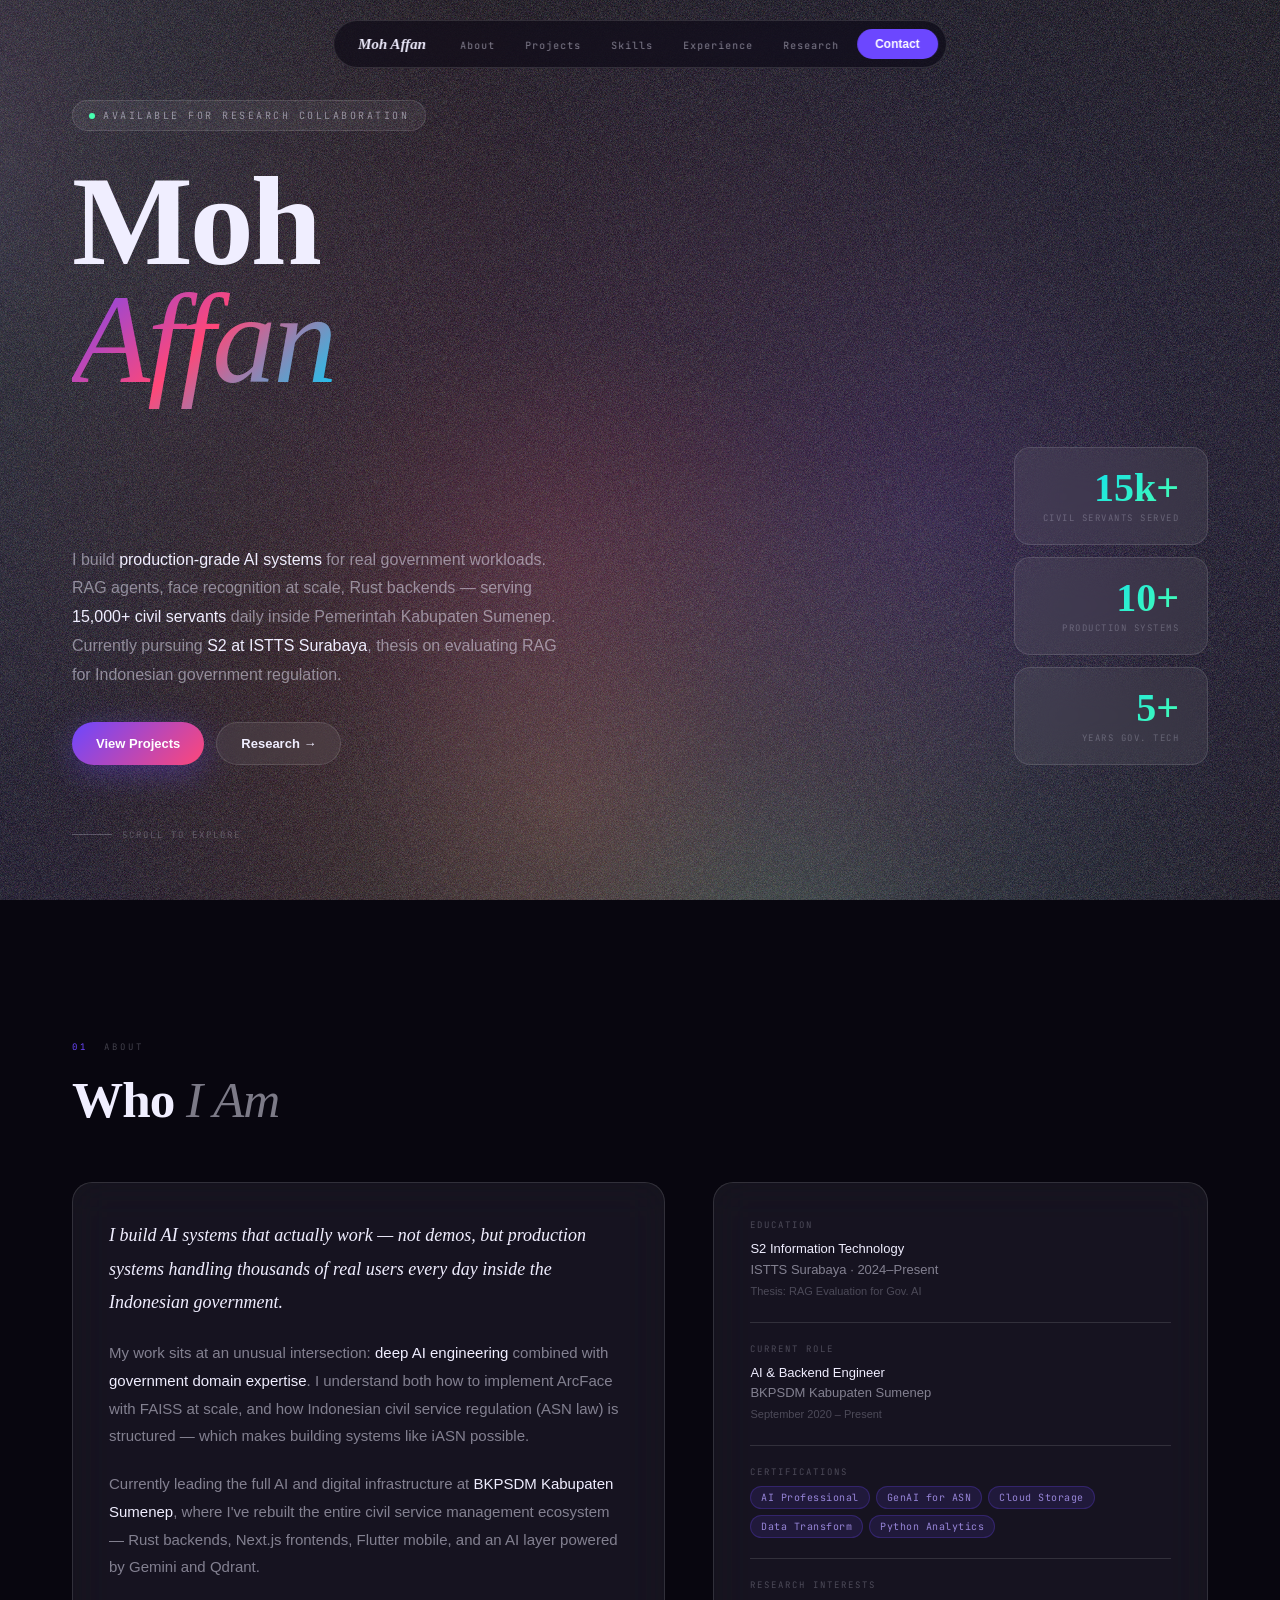
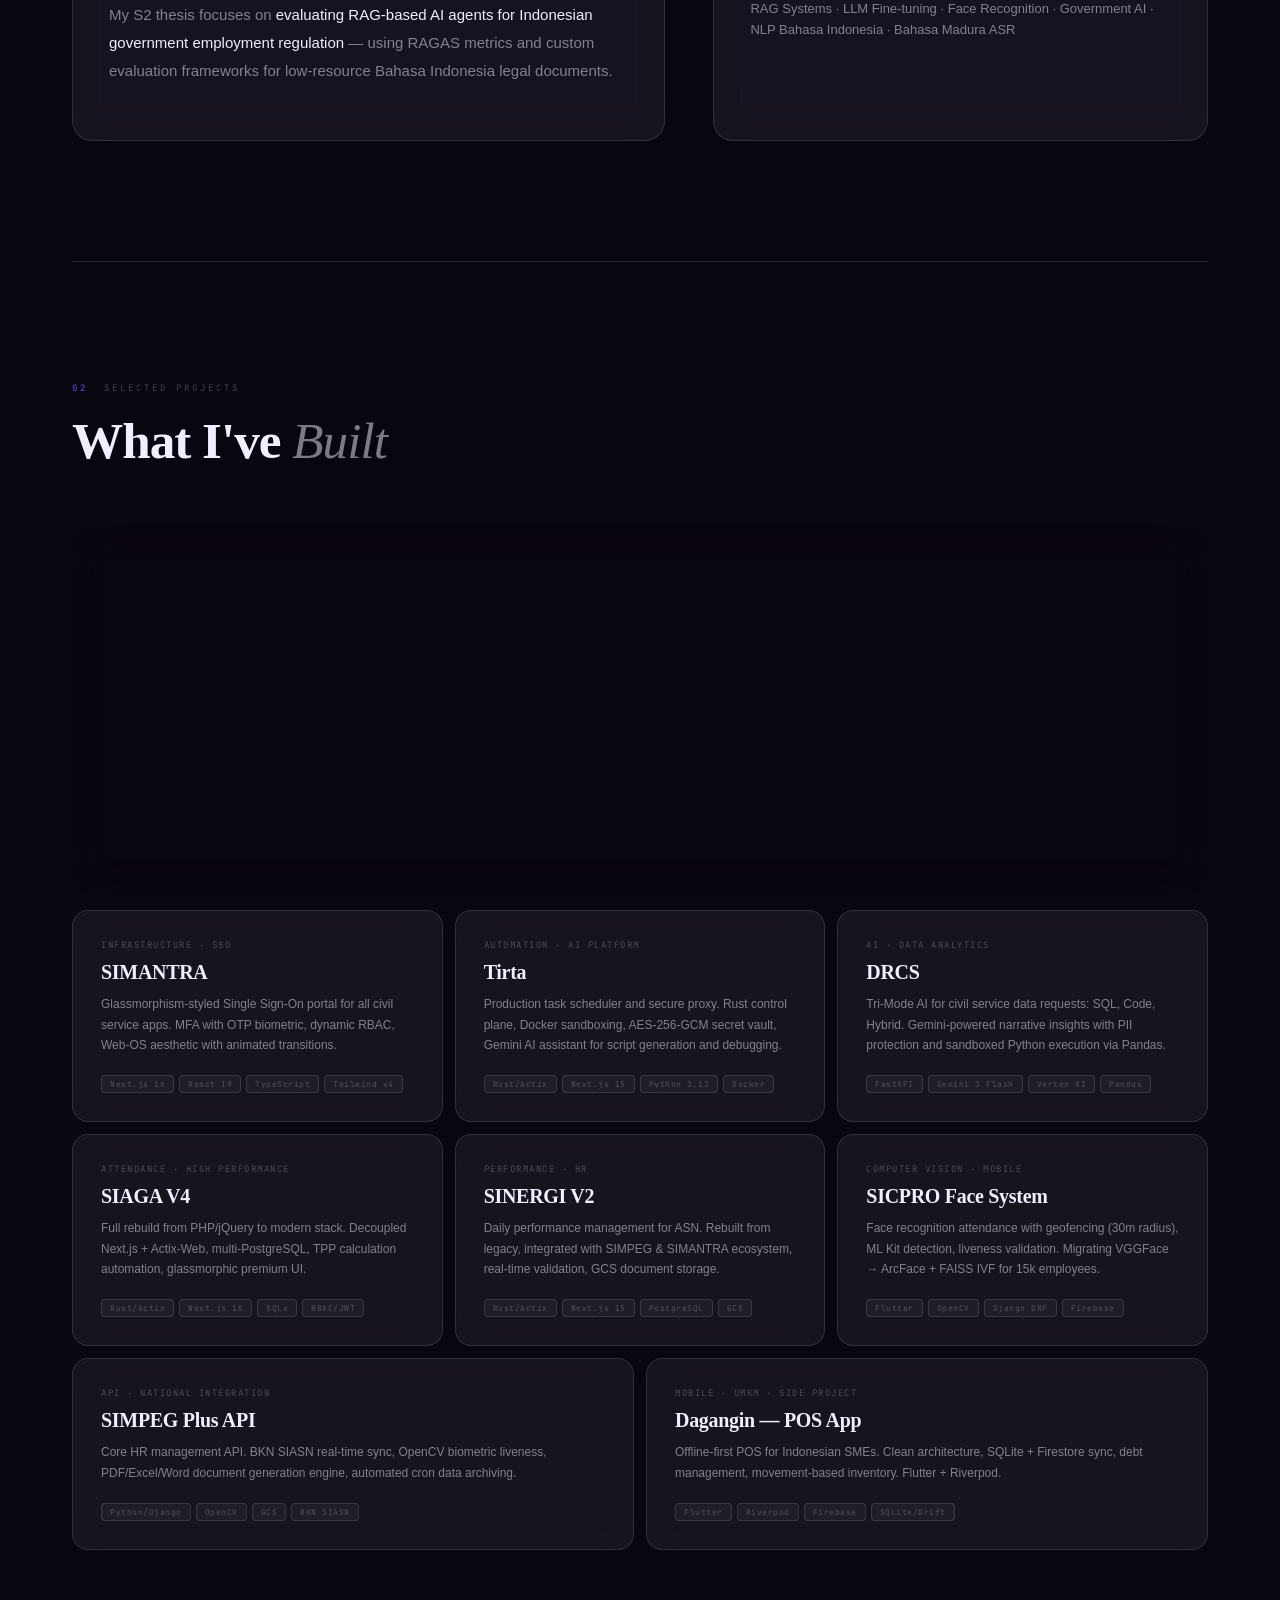
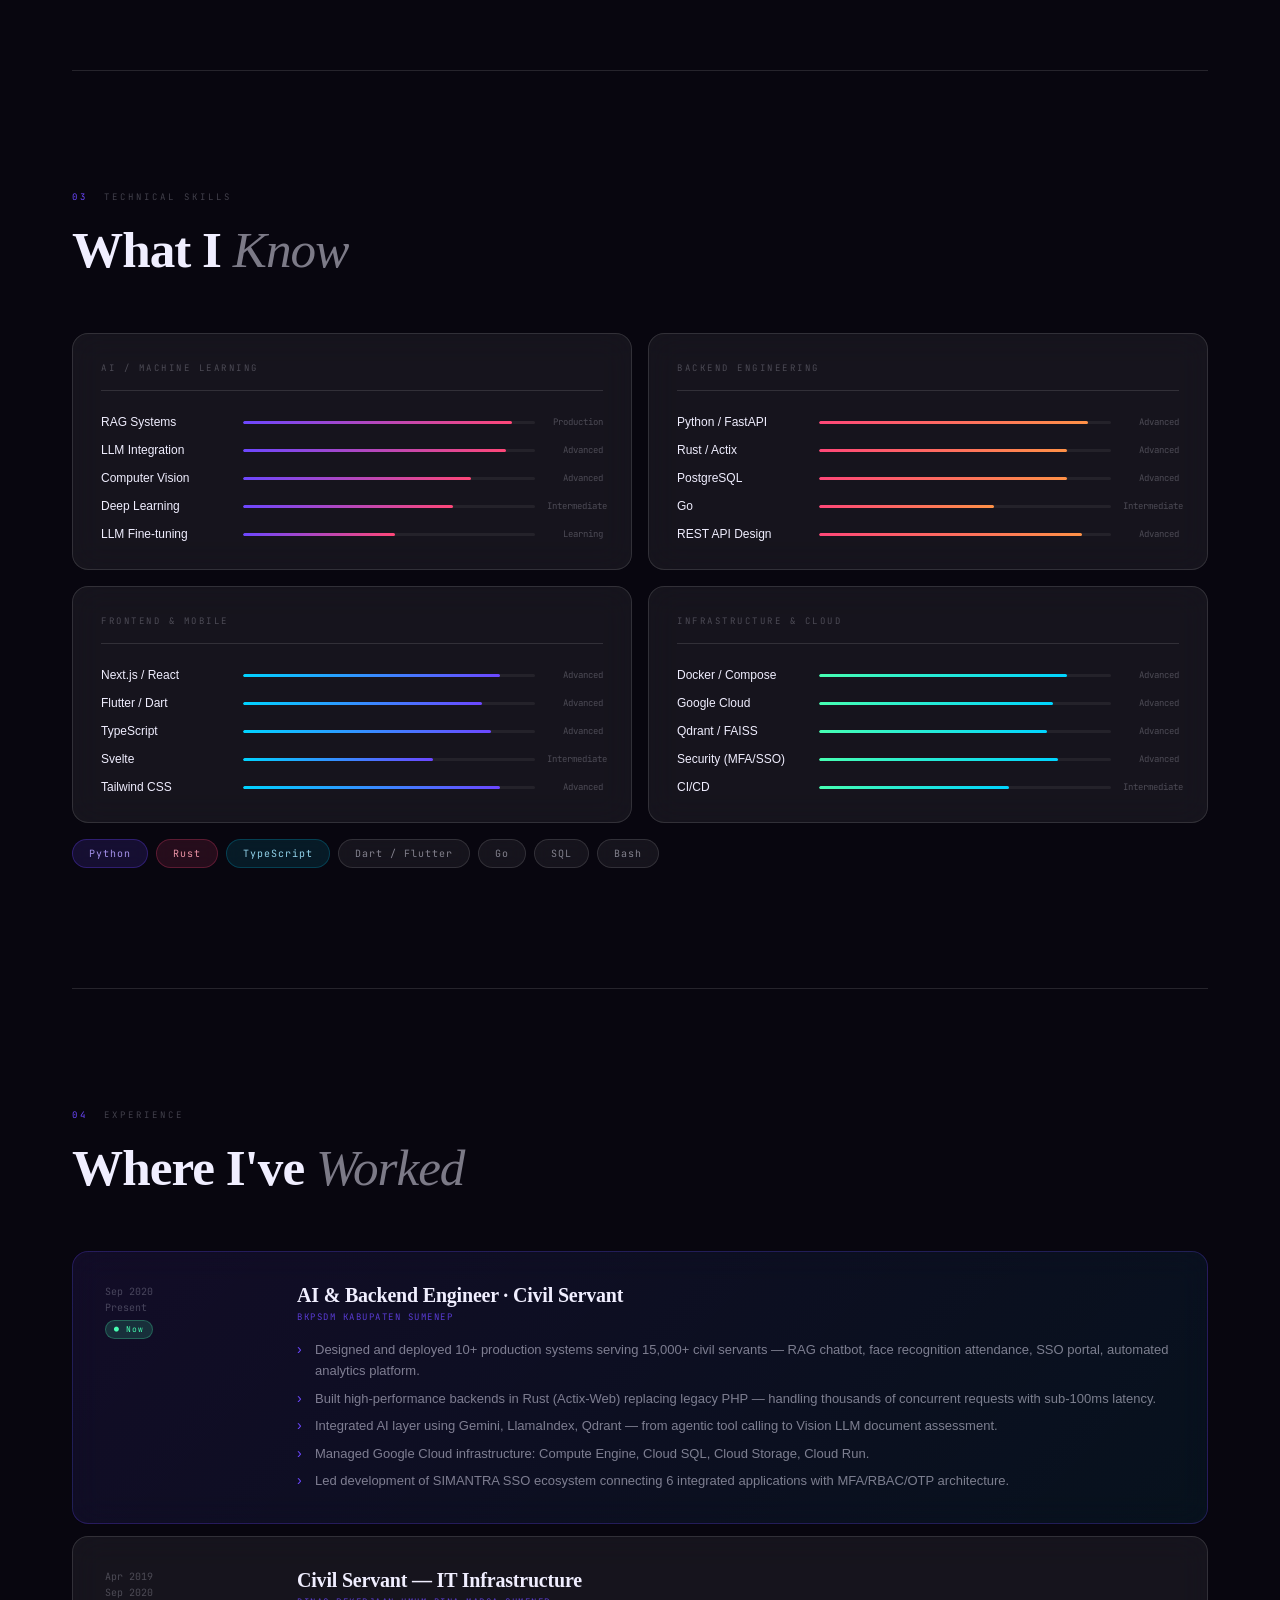
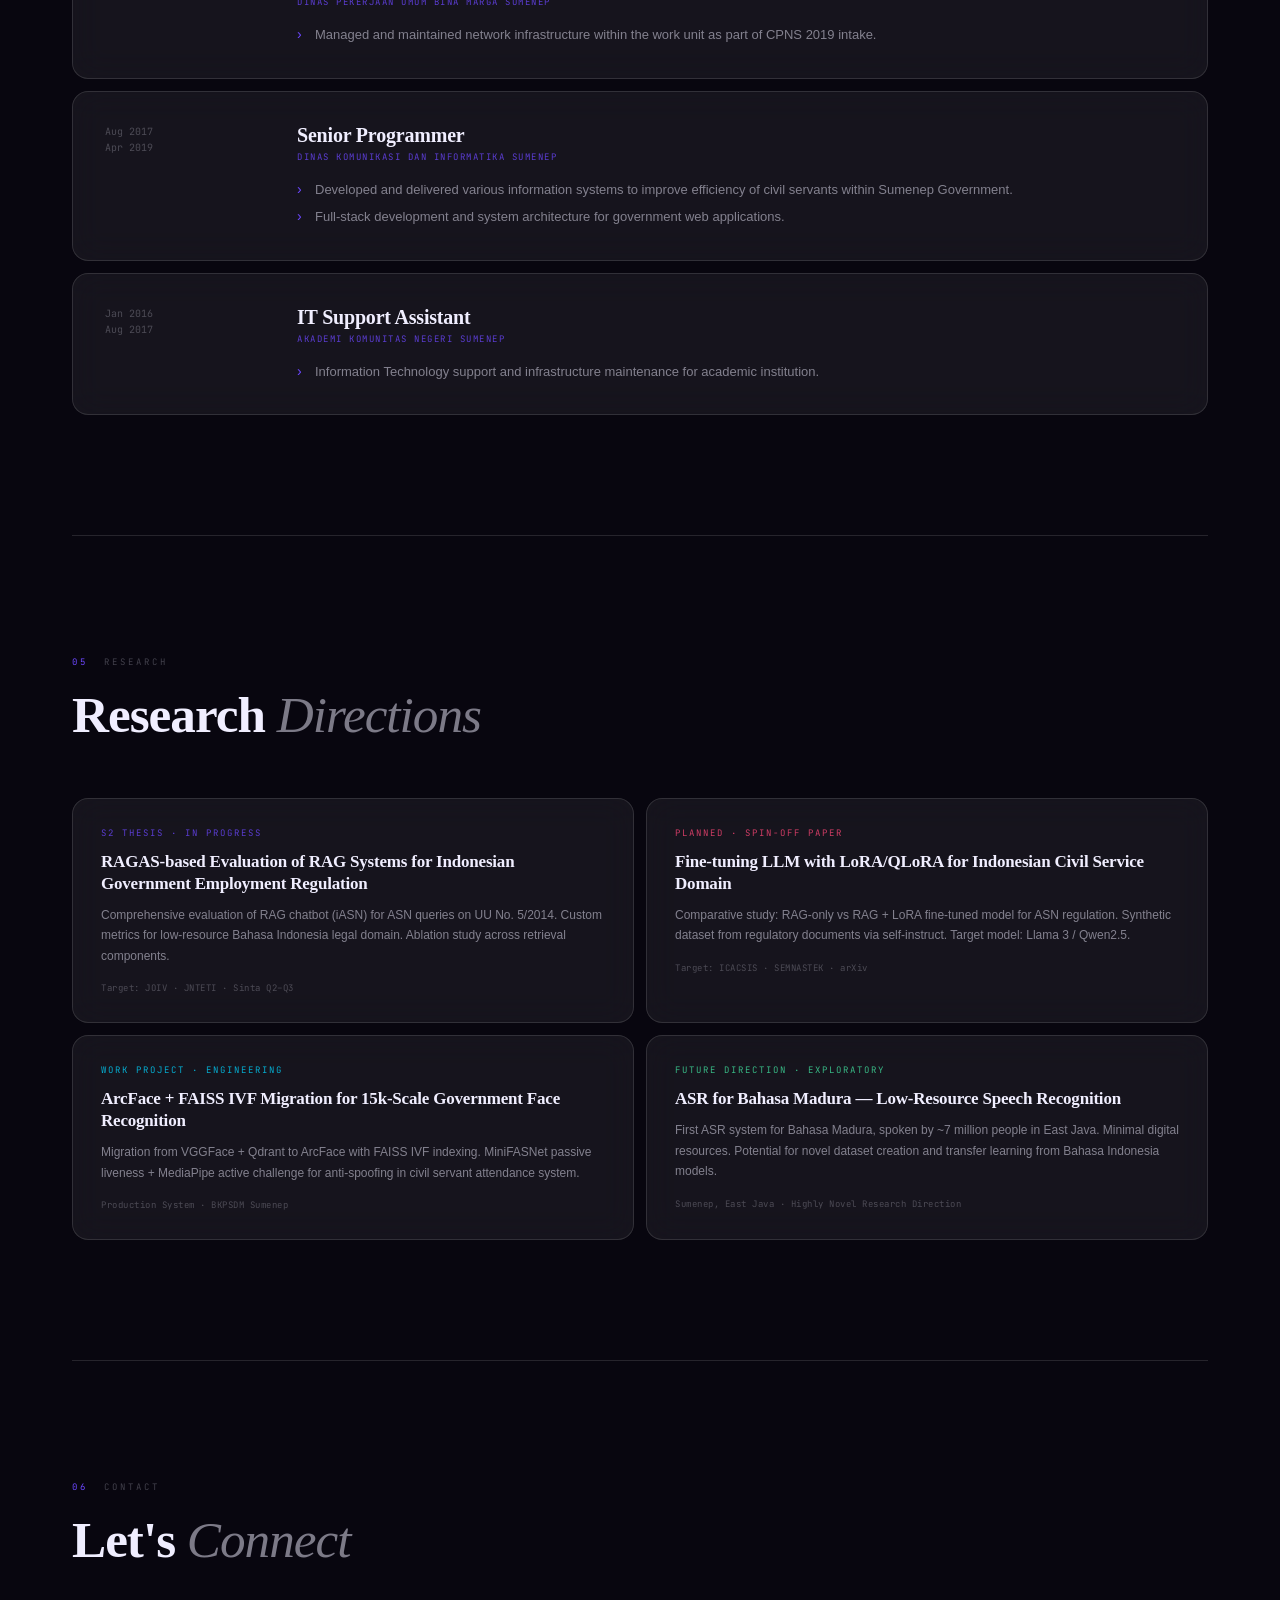
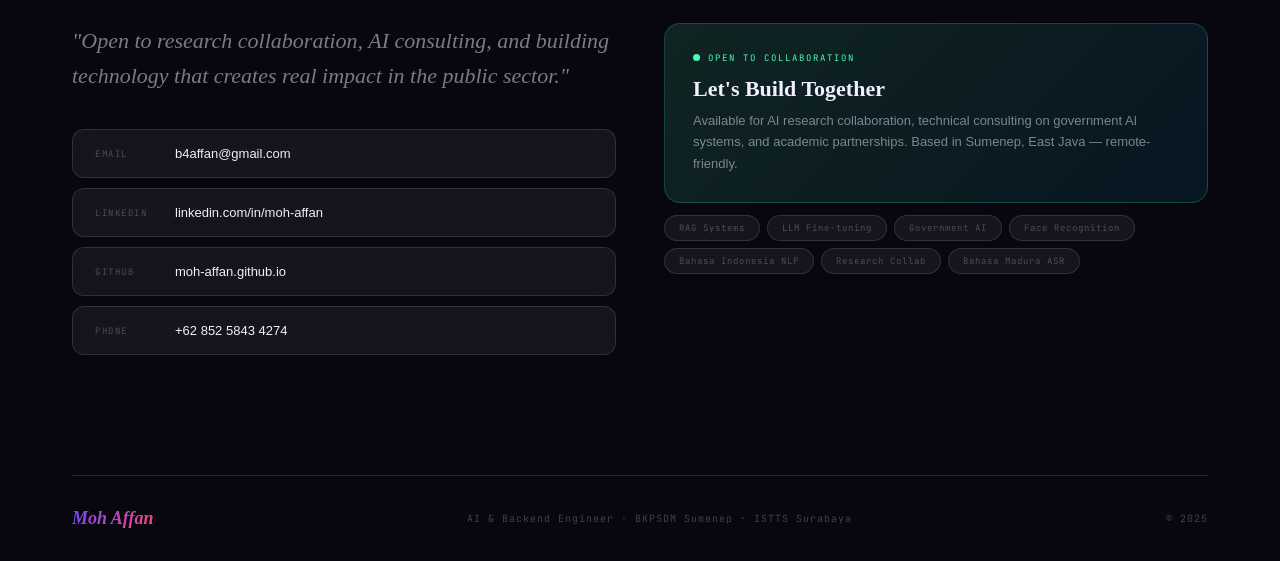
<file: index.html>
<!DOCTYPE html>
<html lang="en">
<head>
<meta charset="UTF-8">
<meta name="viewport" content="width=device-width, initial-scale=1.0">
<title>Moh Affan — AI & Backend Engineer</title>
<link href="https://fonts.googleapis.com/css2?family=Cabinet+Grotesk:wght@300;400;500;700;800;900&family=Sentient:ital,wght@0,400;0,700;1,400;1,700&family=JetBrains+Mono:wght@300;400;500&display=swap" rel="stylesheet">
<style>
:root {
  --c1: #6c47ff;
  --c2: #ff4778;
  --c3: #00d4ff;
  --c4: #47ffb2;
  --c5: #ff9147;
  --glass-bg: rgba(255,255,255,0.06);
  --glass-border: rgba(255,255,255,0.12);
  --glass-hover: rgba(255,255,255,0.10);
  --text: #f0eeff;
  --text-muted: rgba(240,238,255,0.5);
  --text-dim: rgba(240,238,255,0.25);
  --ink: #08060f;
}

*{box-sizing:border-box;margin:0;padding:0;}
html{scroll-behavior:smooth;}

body {
  background: var(--ink);
  color: var(--text);
  font-family: 'Cabinet Grotesk', sans-serif;
  overflow-x: hidden;
  min-height: 100vh;
}

/* ─── LIVE MESH CANVAS ─── */
#mesh {
  position: fixed;
  inset: 0;
  z-index: 0;
  pointer-events: none;
}

/* ─── GRAIN ─── */
body::after {
  content:'';
  position:fixed;
  inset:0;
  z-index:1;
  pointer-events:none;
  opacity:.35;
  background-image:url("data:image/svg+xml,%3Csvg viewBox='0 0 512 512' xmlns='http://www.w3.org/2000/svg'%3E%3Cfilter id='n'%3E%3CfeTurbulence type='fractalNoise' baseFrequency='0.75' numOctaves='4' stitchTiles='stitch'/%3E%3C/filter%3E%3Crect width='100%25' height='100%25' filter='url(%23n)' opacity='1'/%3E%3C/svg%3E");
  background-size: 256px 256px;
}

/* ─── SCROLLBAR ─── */
::-webkit-scrollbar{width:4px;}
::-webkit-scrollbar-track{background:transparent;}
::-webkit-scrollbar-thumb{background:rgba(108,71,255,.4);border-radius:4px;}

/* ─── NAV ─── */
nav {
  position: fixed;
  top: 20px; left: 50%;
  transform: translateX(-50%);
  z-index: 100;
  display: flex;
  align-items: center;
  gap: 4px;
  background: rgba(8,6,15,0.6);
  backdrop-filter: blur(20px) saturate(180%);
  border: 1px solid var(--glass-border);
  border-radius: 100px;
  padding: 8px 8px 8px 24px;
}

.nav-logo {
  font-family: 'Sentient', serif;
  font-size: 15px;
  font-weight: 700;
  font-style: italic;
  color: var(--text);
  text-decoration: none;
  margin-right: 16px;
  white-space: nowrap;
}

.nav-links {
  display: flex;
  gap: 2px;
  list-style: none;
}

.nav-links a {
  font-family: 'JetBrains Mono', monospace;
  font-size: 10px;
  letter-spacing: 1px;
  color: var(--text-muted);
  text-decoration: none;
  padding: 7px 14px;
  border-radius: 100px;
  transition: all 0.2s;
}

.nav-links a:hover {
  color: var(--text);
  background: var(--glass-bg);
}

.nav-cta {
  background: var(--c1);
  color: white !important;
  border-radius: 100px !important;
  padding: 8px 18px !important;
  font-family: 'Cabinet Grotesk', sans-serif !important;
  font-size: 12px !important;
  font-weight: 700 !important;
  letter-spacing: 0 !important;
  transition: opacity 0.2s !important;
  text-decoration: none;
  display: inline-block;
}

.nav-cta:hover { opacity: 0.85; background: var(--c1) !important; }

/* ─── LAYOUT ─── */
.page {
  position: relative;
  z-index: 2;
  max-width: 1200px;
  margin: 0 auto;
  padding: 0 32px;
}

/* ─── HERO ─── */
#hero {
  min-height: 100vh;
  display: flex;
  flex-direction: column;
  justify-content: center;
  padding-top: 100px;
  padding-bottom: 80px;
}

.hero-label {
  display: inline-flex;
  align-items: center;
  gap: 8px;
  font-family: 'JetBrains Mono', monospace;
  font-size: 10px;
  letter-spacing: 2.5px;
  text-transform: uppercase;
  color: var(--text-muted);
  margin-bottom: 32px;
  padding: 8px 16px;
  background: var(--glass-bg);
  border: 1px solid var(--glass-border);
  border-radius: 100px;
  width: fit-content;
}

.hero-label-dot {
  width: 6px; height: 6px;
  border-radius: 50%;
  background: var(--c4);
  animation: blink 2s infinite;
}

@keyframes blink {
  0%,100%{opacity:1;} 50%{opacity:.3;}
}

h1.name {
  font-family: 'Sentient', serif;
  font-size: clamp(64px, 10vw, 128px);
  font-weight: 700;
  line-height: 0.92;
  letter-spacing: -3px;
  margin-bottom: 32px;
}

h1.name .line2 {
  font-style: italic;
  font-weight: 400;
  background: linear-gradient(135deg, var(--c1) 0%, var(--c2) 50%, var(--c3) 100%);
  -webkit-background-clip: text;
  -webkit-text-fill-color: transparent;
  background-clip: text;
}

.hero-bottom {
  display: grid;
  grid-template-columns: 1fr auto;
  gap: 80px;
  align-items: end;
  margin-top: 16px;
}

.hero-desc {
  font-size: 16px;
  color: var(--text-muted);
  line-height: 1.8;
  max-width: 500px;
  font-weight: 300;
}

.hero-desc strong { color: var(--text); font-weight: 500; }

.hero-actions {
  display: flex;
  gap: 12px;
  margin-top: 32px;
  flex-wrap: wrap;
}

.btn {
  display: inline-flex;
  align-items: center;
  gap: 8px;
  padding: 13px 24px;
  border-radius: 100px;
  font-size: 13px;
  font-weight: 600;
  text-decoration: none;
  transition: all 0.25s;
  cursor: pointer;
  border: none;
  font-family: 'Cabinet Grotesk', sans-serif;
}

.btn-solid {
  background: linear-gradient(135deg, var(--c1), var(--c2));
  color: white;
  box-shadow: 0 8px 32px rgba(108,71,255,0.35);
}

.btn-solid:hover {
  transform: translateY(-2px);
  box-shadow: 0 16px 48px rgba(108,71,255,0.5);
}

.btn-glass {
  background: var(--glass-bg);
  color: var(--text);
  border: 1px solid var(--glass-border);
  backdrop-filter: blur(12px);
}

.btn-glass:hover {
  background: var(--glass-hover);
  border-color: rgba(255,255,255,0.2);
}

/* HERO STATS */
.hero-stats {
  display: flex;
  flex-direction: column;
  gap: 12px;
}

.stat-glass {
  background: var(--glass-bg);
  border: 1px solid var(--glass-border);
  backdrop-filter: blur(20px);
  border-radius: 16px;
  padding: 20px 28px;
  text-align: right;
  min-width: 160px;
  transition: border-color 0.2s, transform 0.2s;
}

.stat-glass:hover {
  border-color: rgba(255,255,255,0.22);
  transform: translateX(-4px);
}

.stat-glass-num {
  font-family: 'Sentient', serif;
  font-size: 40px;
  font-weight: 700;
  line-height: 1;
  background: linear-gradient(135deg, var(--c3), var(--c4));
  -webkit-background-clip: text;
  -webkit-text-fill-color: transparent;
  background-clip: text;
}

.stat-glass-label {
  font-family: 'JetBrains Mono', monospace;
  font-size: 9px;
  letter-spacing: 1.5px;
  text-transform: uppercase;
  color: var(--text-dim);
  margin-top: 4px;
}

/* scroll hint */
.scroll-hint {
  display: flex;
  align-items: center;
  gap: 10px;
  font-family: 'JetBrains Mono', monospace;
  font-size: 9px;
  letter-spacing: 2px;
  text-transform: uppercase;
  color: var(--text-dim);
  margin-top: 64px;
}

.scroll-line {
  width: 40px; height: 1px;
  background: var(--text-dim);
}

/* ─── GLASS SECTION ─── */
.gsection {
  padding: 120px 0;
  position: relative;
}

.gsection + .gsection {
  border-top: 1px solid var(--glass-border);
}

.sec-eyebrow {
  display: flex;
  align-items: center;
  gap: 16px;
  font-family: 'JetBrains Mono', monospace;
  font-size: 9px;
  letter-spacing: 3px;
  text-transform: uppercase;
  color: var(--text-dim);
  margin-bottom: 20px;
}

.sec-eyebrow-num {
  color: var(--c1);
}

.sec-title {
  font-family: 'Sentient', serif;
  font-size: clamp(32px, 4vw, 52px);
  font-weight: 700;
  letter-spacing: -1px;
  line-height: 1.05;
  margin-bottom: 56px;
}

.sec-title em {
  font-style: italic;
  font-weight: 400;
  color: var(--text-muted);
}

/* ─── ABOUT ─── */
.about-grid {
  display: grid;
  grid-template-columns: 1.2fr 1fr;
  gap: 48px;
}

.glass-card {
  background: var(--glass-bg);
  border: 1px solid var(--glass-border);
  backdrop-filter: blur(20px) saturate(150%);
  border-radius: 20px;
  padding: 36px;
  transition: border-color 0.3s, transform 0.3s;
}

.glass-card:hover {
  border-color: rgba(255,255,255,0.18);
  transform: translateY(-3px);
}

.about-main p {
  font-size: 15px;
  color: var(--text-muted);
  line-height: 1.85;
  margin-bottom: 20px;
  font-weight: 300;
}

.about-main p:first-child {
  font-family: 'Sentient', serif;
  font-size: 18px;
  font-style: italic;
  color: var(--text);
  font-weight: 400;
}

.about-main strong { color: var(--text); font-weight: 500; }

.aside-list {
  display: grid;
  gap: 20px;
}

.aside-item {
  padding-bottom: 20px;
  border-bottom: 1px solid var(--glass-border);
}

.aside-item:last-child { border-bottom: none; padding-bottom: 0; }

.aside-label {
  font-family: 'JetBrains Mono', monospace;
  font-size: 9px;
  letter-spacing: 2px;
  text-transform: uppercase;
  color: var(--text-dim);
  margin-bottom: 8px;
}

.aside-text {
  font-size: 13px;
  color: var(--text-muted);
  line-height: 1.6;
}

.aside-text strong { color: var(--text); font-weight: 500; }

.cert-pills {
  display: flex;
  flex-wrap: wrap;
  gap: 6px;
  margin-top: 4px;
}

.cert-pill {
  font-size: 10px;
  padding: 4px 10px;
  background: rgba(108,71,255,0.12);
  border: 1px solid rgba(108,71,255,0.25);
  border-radius: 100px;
  color: rgba(180,160,255,0.8);
  font-family: 'JetBrains Mono', monospace;
  letter-spacing: 0.5px;
}

/* ─── PROJECTS ─── */
.project-hero-card {
  background: linear-gradient(135deg,
    rgba(108,71,255,0.15) 0%,
    rgba(255,71,120,0.10) 50%,
    rgba(0,212,255,0.08) 100%);
  border: 1px solid rgba(108,71,255,0.3);
  backdrop-filter: blur(24px);
  border-radius: 24px;
  padding: 48px;
  margin-bottom: 16px;
  display: grid;
  grid-template-columns: 1fr 200px;
  gap: 48px;
  align-items: start;
  position: relative;
  overflow: hidden;
  transition: border-color 0.3s, transform 0.3s;
}

.project-hero-card:hover {
  border-color: rgba(108,71,255,0.5);
  transform: translateY(-4px);
}

.project-hero-card::before {
  content: '';
  position: absolute;
  top: -80px; right: -80px;
  width: 300px; height: 300px;
  background: radial-gradient(circle, rgba(108,71,255,0.2) 0%, transparent 65%);
  pointer-events: none;
}

.proj-flag {
  font-family: 'JetBrains Mono', monospace;
  font-size: 9px;
  letter-spacing: 2px;
  text-transform: uppercase;
  color: var(--c1);
  margin-bottom: 16px;
  display: flex;
  align-items: center;
  gap: 8px;
}

.proj-flag::before {
  content: '';
  width: 20px; height: 1px;
  background: var(--c1);
}

.proj-title {
  font-family: 'Sentient', serif;
  font-size: 36px;
  font-weight: 700;
  letter-spacing: -0.5px;
  margin-bottom: 8px;
  line-height: 1.15;
}

.proj-sub {
  font-size: 13px;
  color: var(--text-muted);
  font-style: italic;
  margin-bottom: 20px;
}

.proj-desc {
  font-size: 14px;
  color: var(--text-muted);
  line-height: 1.8;
  font-weight: 300;
  margin-bottom: 28px;
}

.tech-row {
  display: flex;
  flex-wrap: wrap;
  gap: 8px;
}

.tech-chip {
  font-family: 'JetBrains Mono', monospace;
  font-size: 9px;
  letter-spacing: 1px;
  padding: 5px 12px;
  border-radius: 6px;
  background: var(--glass-bg);
  border: 1px solid var(--glass-border);
  color: var(--text-muted);
}

.tech-chip.hot {
  background: rgba(108,71,255,0.12);
  border-color: rgba(108,71,255,0.3);
  color: rgba(180,160,255,0.9);
}

.phero-metrics {
  display: flex;
  flex-direction: column;
  gap: 16px;
}

.phero-metric {
  background: rgba(0,0,0,0.2);
  border: 1px solid var(--glass-border);
  border-radius: 12px;
  padding: 16px 20px;
  text-align: center;
}

.phero-num {
  font-family: 'Sentient', serif;
  font-size: 32px;
  font-weight: 700;
  background: linear-gradient(135deg, var(--c3), var(--c4));
  -webkit-background-clip: text;
  -webkit-text-fill-color: transparent;
  background-clip: text;
  line-height: 1;
  margin-bottom: 4px;
}

.phero-label {
  font-family: 'JetBrains Mono', monospace;
  font-size: 8px;
  letter-spacing: 1.5px;
  text-transform: uppercase;
  color: var(--text-dim);
}

/* Project grid */
.proj-grid {
  display: grid;
  grid-template-columns: repeat(3, 1fr);
  gap: 12px;
  margin-bottom: 12px;
}

.proj-card {
  background: var(--glass-bg);
  border: 1px solid var(--glass-border);
  backdrop-filter: blur(16px);
  border-radius: 16px;
  padding: 28px;
  transition: all 0.3s;
  cursor: default;
  position: relative;
  overflow: hidden;
}

.proj-card::before {
  content: '';
  position: absolute;
  top: 0; left: 0; right: 0;
  height: 2px;
  background: linear-gradient(90deg, transparent, var(--c1), transparent);
  opacity: 0;
  transition: opacity 0.3s;
}

.proj-card:hover {
  border-color: rgba(255,255,255,0.18);
  transform: translateY(-4px);
  background: var(--glass-hover);
}

.proj-card:hover::before { opacity: 1; }

.pcard-cat {
  font-family: 'JetBrains Mono', monospace;
  font-size: 9px;
  letter-spacing: 1.5px;
  text-transform: uppercase;
  color: var(--text-dim);
  margin-bottom: 10px;
}

.pcard-title {
  font-family: 'Sentient', serif;
  font-size: 20px;
  font-weight: 700;
  margin-bottom: 10px;
  letter-spacing: -0.3px;
}

.pcard-desc {
  font-size: 12px;
  color: var(--text-muted);
  line-height: 1.7;
  margin-bottom: 20px;
  font-weight: 300;
}

.pcard-stack {
  display: flex;
  flex-wrap: wrap;
  gap: 5px;
}

.pstack {
  font-family: 'JetBrains Mono', monospace;
  font-size: 8px;
  letter-spacing: 0.5px;
  padding: 3px 8px;
  background: rgba(255,255,255,0.04);
  border: 1px solid var(--glass-border);
  border-radius: 4px;
  color: var(--text-dim);
}

.proj-grid-2 {
  display: grid;
  grid-template-columns: 1fr 1fr;
  gap: 12px;
}

/* ─── SKILLS ─── */
.skills-container {
  display: grid;
  grid-template-columns: 1fr 1fr;
  gap: 16px;
}

.skill-group {
  background: var(--glass-bg);
  border: 1px solid var(--glass-border);
  backdrop-filter: blur(16px);
  border-radius: 16px;
  padding: 28px;
}

.sgroup-title {
  font-family: 'JetBrains Mono', monospace;
  font-size: 9px;
  letter-spacing: 2.5px;
  text-transform: uppercase;
  color: var(--text-dim);
  margin-bottom: 24px;
  padding-bottom: 16px;
  border-bottom: 1px solid var(--glass-border);
}

.skill-item {
  display: flex;
  align-items: center;
  gap: 12px;
  margin-bottom: 14px;
}

.skill-item:last-child { margin-bottom: 0; }

.sname {
  font-size: 12px;
  font-weight: 500;
  width: 130px;
  flex-shrink: 0;
  color: var(--text);
}

.sbar-bg {
  flex: 1;
  height: 3px;
  background: rgba(255,255,255,0.06);
  border-radius: 2px;
  overflow: hidden;
}

.sbar-fill {
  height: 100%;
  border-radius: 2px;
  transform: scaleX(0);
  transform-origin: left;
  animation: sbarAnim 1.4s cubic-bezier(0.16,1,0.3,1) forwards;
}

@keyframes sbarAnim {
  to { transform: scaleX(1); }
}

.slevel {
  font-family: 'JetBrains Mono', monospace;
  font-size: 9px;
  color: var(--text-dim);
  width: 56px;
  text-align: right;
  flex-shrink: 0;
}

/* gradient fills */
.g-ai    { background: linear-gradient(90deg, var(--c1), var(--c2)); }
.g-back  { background: linear-gradient(90deg, var(--c2), var(--c5)); }
.g-front { background: linear-gradient(90deg, var(--c3), var(--c1)); }
.g-infra { background: linear-gradient(90deg, var(--c4), var(--c3)); }

/* Language chips */
.lang-row {
  display: flex;
  flex-wrap: wrap;
  gap: 8px;
  margin-top: 24px;
}

.lang-chip {
  font-family: 'JetBrains Mono', monospace;
  font-size: 10px;
  letter-spacing: 1px;
  padding: 7px 16px;
  border-radius: 100px;
  border: 1px solid var(--glass-border);
  color: var(--text-muted);
  background: var(--glass-bg);
  backdrop-filter: blur(8px);
  transition: all 0.2s;
}

.lang-chip.p { background: rgba(108,71,255,0.15); border-color: rgba(108,71,255,0.3); color: rgba(180,160,255,0.9); }
.lang-chip.r { background: rgba(255,71,120,0.12); border-color: rgba(255,71,120,0.25); color: rgba(255,160,180,0.9); }
.lang-chip.t { background: rgba(0,212,255,0.10); border-color: rgba(0,212,255,0.2); color: rgba(160,230,255,0.9); }

/* ─── EXPERIENCE ─── */
.exp-layout {
  display: grid;
  grid-template-columns: 1fr;
  gap: 12px;
}

.exp-card {
  background: var(--glass-bg);
  border: 1px solid var(--glass-border);
  backdrop-filter: blur(16px);
  border-radius: 16px;
  padding: 32px;
  display: grid;
  grid-template-columns: 160px 1fr;
  gap: 32px;
  align-items: start;
  transition: all 0.3s;
}

.exp-card:hover {
  border-color: rgba(255,255,255,0.16);
  transform: translateX(4px);
}

.exp-card.current {
  background: linear-gradient(135deg, rgba(108,71,255,0.1), rgba(0,212,255,0.06));
  border-color: rgba(108,71,255,0.25);
}

.exp-period {
  font-family: 'JetBrains Mono', monospace;
  font-size: 10px;
  color: var(--text-dim);
  line-height: 1.6;
}

.exp-period .now {
  display: inline-block;
  background: rgba(71,255,178,0.15);
  border: 1px solid rgba(71,255,178,0.25);
  color: var(--c4);
  font-size: 8px;
  padding: 2px 8px;
  border-radius: 100px;
  letter-spacing: 1px;
  margin-top: 4px;
}

.exp-role {
  font-family: 'Sentient', serif;
  font-size: 20px;
  font-weight: 700;
  letter-spacing: -0.2px;
  margin-bottom: 4px;
}

.exp-org {
  font-family: 'JetBrains Mono', monospace;
  font-size: 9px;
  letter-spacing: 1.5px;
  text-transform: uppercase;
  color: var(--c1);
  margin-bottom: 16px;
  opacity: 0.8;
}

.exp-bullets {
  list-style: none;
  display: grid;
  gap: 6px;
}

.exp-bullets li {
  font-size: 13px;
  color: var(--text-muted);
  padding-left: 18px;
  position: relative;
  line-height: 1.65;
  font-weight: 300;
}

.exp-bullets li::before {
  content: '›';
  position: absolute;
  left: 0;
  color: var(--c1);
  font-size: 14px;
  line-height: 1.5;
}

/* ─── RESEARCH ─── */
.research-grid {
  display: grid;
  grid-template-columns: 1fr 1fr;
  gap: 12px;
}

.res-card {
  background: var(--glass-bg);
  border: 1px solid var(--glass-border);
  backdrop-filter: blur(16px);
  border-radius: 16px;
  padding: 28px;
  transition: all 0.3s;
  position: relative;
  overflow: hidden;
}

.res-card::after {
  content: '';
  position: absolute;
  bottom: 0; left: 0; right: 0;
  height: 2px;
  opacity: 0;
  transition: opacity 0.3s;
}

.res-card:nth-child(1)::after { background: linear-gradient(90deg, var(--c1), var(--c2)); }
.res-card:nth-child(2)::after { background: linear-gradient(90deg, var(--c2), var(--c5)); }
.res-card:nth-child(3)::after { background: linear-gradient(90deg, var(--c3), var(--c1)); }
.res-card:nth-child(4)::after { background: linear-gradient(90deg, var(--c4), var(--c3)); }

.res-card:hover {
  border-color: rgba(255,255,255,0.16);
  transform: translateY(-4px);
}

.res-card:hover::after { opacity: 1; }

.res-type {
  font-family: 'JetBrains Mono', monospace;
  font-size: 9px;
  letter-spacing: 2px;
  text-transform: uppercase;
  margin-bottom: 12px;
}

.res-type.thesis { color: rgba(108,71,255,0.8); }
.res-type.planned { color: rgba(255,71,120,0.8); }
.res-type.work { color: rgba(0,212,255,0.8); }
.res-type.future { color: rgba(71,255,178,0.7); }

.res-title {
  font-family: 'Sentient', serif;
  font-size: 17px;
  font-weight: 700;
  color: var(--text);
  margin-bottom: 10px;
  line-height: 1.3;
  letter-spacing: -0.2px;
}

.res-desc {
  font-size: 12px;
  color: var(--text-muted);
  line-height: 1.7;
  margin-bottom: 16px;
  font-weight: 300;
}

.res-venue {
  font-family: 'JetBrains Mono', monospace;
  font-size: 9px;
  color: var(--text-dim);
  letter-spacing: 0.5px;
}

/* ─── CONTACT ─── */
.contact-grid {
  display: grid;
  grid-template-columns: 1fr 1fr;
  gap: 48px;
  align-items: start;
}

.contact-tagline {
  font-family: 'Sentient', serif;
  font-size: 22px;
  font-style: italic;
  font-weight: 400;
  color: var(--text-muted);
  line-height: 1.6;
  margin-bottom: 36px;
}

.contact-links {
  display: grid;
  gap: 10px;
}

.clink {
  display: flex;
  align-items: center;
  gap: 16px;
  padding: 16px 22px;
  background: var(--glass-bg);
  border: 1px solid var(--glass-border);
  border-radius: 12px;
  text-decoration: none;
  color: var(--text);
  backdrop-filter: blur(12px);
  transition: all 0.25s;
}

.clink:hover {
  background: var(--glass-hover);
  border-color: rgba(255,255,255,0.2);
  transform: translateX(6px);
}

.clink-icon {
  font-family: 'JetBrains Mono', monospace;
  font-size: 9px;
  letter-spacing: 1.5px;
  text-transform: uppercase;
  color: var(--text-dim);
  width: 64px;
  flex-shrink: 0;
}

.clink-val {
  font-size: 13px;
  font-weight: 500;
}

.avail-card {
  background: linear-gradient(135deg,
    rgba(71,255,178,0.12),
    rgba(0,212,255,0.08));
  border: 1px solid rgba(71,255,178,0.2);
  border-radius: 16px;
  padding: 28px;
  margin-bottom: 12px;
}

.avail-dot-row {
  display: flex;
  align-items: center;
  gap: 8px;
  font-family: 'JetBrains Mono', monospace;
  font-size: 9px;
  letter-spacing: 2px;
  text-transform: uppercase;
  color: var(--c4);
  margin-bottom: 12px;
}

.avail-dot {
  width: 7px; height: 7px;
  border-radius: 50%;
  background: var(--c4);
  animation: blink 2s infinite;
}

.avail-title {
  font-family: 'Sentient', serif;
  font-size: 22px;
  font-weight: 700;
  margin-bottom: 8px;
}

.avail-desc {
  font-size: 13px;
  color: var(--text-muted);
  line-height: 1.65;
  font-weight: 300;
}

.int-tags {
  display: flex;
  flex-wrap: wrap;
  gap: 7px;
}

.int-tag {
  font-family: 'JetBrains Mono', monospace;
  font-size: 9px;
  letter-spacing: 1px;
  padding: 6px 14px;
  border: 1px solid var(--glass-border);
  border-radius: 100px;
  color: var(--text-dim);
  background: var(--glass-bg);
  transition: all 0.2s;
}

.int-tag:hover {
  border-color: rgba(108,71,255,0.3);
  color: rgba(180,160,255,0.8);
}

/* ─── FOOTER ─── */
footer {
  border-top: 1px solid var(--glass-border);
  padding: 32px 0;
  display: flex;
  justify-content: space-between;
  align-items: center;
}

.footer-logo {
  font-family: 'Sentient', serif;
  font-size: 18px;
  font-weight: 700;
  font-style: italic;
  background: linear-gradient(135deg, var(--c1), var(--c2));
  -webkit-background-clip: text;
  -webkit-text-fill-color: transparent;
  background-clip: text;
}

.footer-mono {
  font-family: 'JetBrains Mono', monospace;
  font-size: 10px;
  letter-spacing: 1px;
  color: var(--text-dim);
}

/* ─── FADE ANIMATION ─── */
.fade-up {
  opacity: 0;
  transform: translateY(28px);
  transition: opacity 0.7s ease, transform 0.7s ease;
}

.fade-up.vis { opacity: 1; transform: translateY(0); }

/* ─── RESPONSIVE ─── */
@media(max-width: 900px) {
  .page { padding: 0 20px; }
  nav { width: calc(100% - 40px); }
  .nav-links { display: none; }
  #hero { padding-top: 90px; }
  .hero-bottom { grid-template-columns: 1fr; gap: 32px; }
  .hero-stats { flex-direction: row; flex-wrap: wrap; }
  .stat-glass { min-width: 130px; text-align: left; }
  .about-grid, .skills-container, .research-grid, .contact-grid { grid-template-columns: 1fr; }
  .proj-grid { grid-template-columns: 1fr; }
  .proj-grid-2 { grid-template-columns: 1fr; }
  .project-hero-card { grid-template-columns: 1fr; }
  .phero-metrics { flex-direction: row; flex-wrap: wrap; }
  .exp-card { grid-template-columns: 1fr; gap: 12px; }
}
</style>
</head>
<body>

<!-- LIVE MESH CANVAS -->
<canvas id="mesh"></canvas>

<!-- NAV -->
<nav>
  <a href="#hero" class="nav-logo">Moh Affan</a>
  <ul class="nav-links">
    <li><a href="#about">About</a></li>
    <li><a href="#projects">Projects</a></li>
    <li><a href="#skills">Skills</a></li>
    <li><a href="#experience">Experience</a></li>
    <li><a href="#research">Research</a></li>
  </ul>
  <a href="#contact" class="nav-cta">Contact</a>
</nav>

<!-- HERO -->
<div class="page">
<section id="hero">
  <div class="hero-label">
    <span class="hero-label-dot"></span>
    Available for Research Collaboration
  </div>

  <h1 class="name">
    Moh<br>
    <span class="line2">Affan</span>
  </h1>

  <div class="hero-bottom">
    <div>
      <p class="hero-desc">
        I build <strong>production-grade AI systems</strong> for real government workloads.
        RAG agents, face recognition at scale, Rust backends —
        serving <strong>15,000+ civil servants</strong> daily inside
        Pemerintah Kabupaten Sumenep.
        Currently pursuing <strong>S2 at ISTTS Surabaya</strong>, thesis on
        evaluating RAG for Indonesian government regulation.
      </p>
      <div class="hero-actions">
        <a href="#projects" class="btn btn-solid">View Projects</a>
        <a href="#research" class="btn btn-glass">Research →</a>
      </div>
    </div>

    <div class="hero-stats">
      <div class="stat-glass">
        <div class="stat-glass-num">15k+</div>
        <div class="stat-glass-label">Civil Servants Served</div>
      </div>
      <div class="stat-glass">
        <div class="stat-glass-num">10+</div>
        <div class="stat-glass-label">Production Systems</div>
      </div>
      <div class="stat-glass">
        <div class="stat-glass-num">5+</div>
        <div class="stat-glass-label">Years Gov. Tech</div>
      </div>
    </div>
  </div>

  <div class="scroll-hint">
    <span class="scroll-line"></span>
    Scroll to explore
  </div>
</section>

<!-- ABOUT -->
<section id="about" class="gsection">
  <div class="sec-eyebrow fade-up">
    <span class="sec-eyebrow-num">01</span>
    <span>About</span>
  </div>
  <h2 class="sec-title fade-up">Who <em>I Am</em></h2>

  <div class="about-grid fade-up">
    <div class="glass-card about-main">
      <p>I build AI systems that actually work — not demos, but production systems handling thousands of real users every day inside the Indonesian government.</p>
      <p>My work sits at an unusual intersection: <strong>deep AI engineering</strong> combined with <strong>government domain expertise</strong>. I understand both how to implement ArcFace with FAISS at scale, and how Indonesian civil service regulation (ASN law) is structured — which makes building systems like iASN possible.</p>
      <p>Currently leading the full AI and digital infrastructure at <strong>BKPSDM Kabupaten Sumenep</strong>, where I've rebuilt the entire civil service management ecosystem — Rust backends, Next.js frontends, Flutter mobile, and an AI layer powered by Gemini and Qdrant.</p>
      <p>My S2 thesis focuses on <strong>evaluating RAG-based AI agents for Indonesian government employment regulation</strong> — using RAGAS metrics and custom evaluation frameworks for low-resource Bahasa Indonesia legal documents.</p>
    </div>

    <div class="glass-card">
      <div class="aside-list">
        <div class="aside-item">
          <div class="aside-label">Education</div>
          <div class="aside-text">
            <strong>S2 Information Technology</strong><br>
            ISTTS Surabaya · 2024–Present<br>
            <span style="font-size:11px;color:var(--text-dim)">Thesis: RAG Evaluation for Gov. AI</span>
          </div>
        </div>
        <div class="aside-item">
          <div class="aside-label">Current Role</div>
          <div class="aside-text">
            <strong>AI & Backend Engineer</strong><br>
            BKPSDM Kabupaten Sumenep<br>
            <span style="font-size:11px;color:var(--text-dim)">September 2020 – Present</span>
          </div>
        </div>
        <div class="aside-item">
          <div class="aside-label">Certifications</div>
          <div class="cert-pills">
            <span class="cert-pill">AI Professional</span>
            <span class="cert-pill">GenAI for ASN</span>
            <span class="cert-pill">Cloud Storage</span>
            <span class="cert-pill">Data Transform</span>
            <span class="cert-pill">Python Analytics</span>
          </div>
        </div>
        <div class="aside-item">
          <div class="aside-label">Research Interests</div>
          <div class="aside-text">RAG Systems · LLM Fine-tuning · Face Recognition · Government AI · NLP Bahasa Indonesia · Bahasa Madura ASR</div>
        </div>
      </div>
    </div>
  </div>
</section>

<!-- PROJECTS -->
<section id="projects" class="gsection">
  <div class="sec-eyebrow fade-up">
    <span class="sec-eyebrow-num">02</span>
    <span>Selected Projects</span>
  </div>
  <h2 class="sec-title fade-up">What I've <em>Built</em></h2>

  <!-- FLAGSHIP -->
  <div class="project-hero-card fade-up">
    <div>
      <div class="proj-flag">Flagship · AI Research Project · Thesis</div>
      <div class="proj-title">iASN — Intelligent ASN Chatbot</div>
      <div class="proj-sub">AI Agent for Indonesian Government Employment Regulation</div>
      <p class="proj-desc">
        An advanced AI agent evolved from simple RAG into a full orchestrator with native tool calling (Gemini SDK). Answers complex queries about civil service regulations (UU No. 5/2014), retrieves real-time employee data from SIMPEG/SIAGA, and renders interactive data visualizations. Features Parent-Child Retrieval, Hybrid Search with RRF, Semantic Caching, Vision LLM document assessment, and integrated RAGAS evaluation.
      </p>
      <div class="tech-row">
        <span class="tech-chip hot">Gemini 2.0 Flash</span>
        <span class="tech-chip hot">Qdrant</span>
        <span class="tech-chip hot">LlamaIndex</span>
        <span class="tech-chip">FastAPI</span>
        <span class="tech-chip">Next.js 15</span>
        <span class="tech-chip">RAGAS</span>
        <span class="tech-chip">PostgreSQL</span>
        <span class="tech-chip">Vertex AI</span>
      </div>
    </div>
    <div class="phero-metrics">
      <div class="phero-metric">
        <div class="phero-num">15k</div>
        <div class="phero-label">ASN Users</div>
      </div>
      <div class="phero-metric">
        <div class="phero-num">10+</div>
        <div class="phero-label">AI Tools</div>
      </div>
      <div class="phero-metric">
        <div class="phero-num">S2</div>
        <div class="phero-label">Thesis</div>
      </div>
    </div>
  </div>

  <div class="proj-grid fade-up">
    <div class="proj-card">
      <div class="pcard-cat">Infrastructure · SSO</div>
      <div class="pcard-title">SIMANTRA</div>
      <p class="pcard-desc">Glassmorphism-styled Single Sign-On portal for all civil service apps. MFA with OTP biometric, dynamic RBAC, Web-OS aesthetic with animated transitions.</p>
      <div class="pcard-stack">
        <span class="pstack">Next.js 16</span><span class="pstack">React 19</span><span class="pstack">TypeScript</span><span class="pstack">Tailwind v4</span>
      </div>
    </div>
    <div class="proj-card">
      <div class="pcard-cat">Automation · AI Platform</div>
      <div class="pcard-title">Tirta</div>
      <p class="pcard-desc">Production task scheduler and secure proxy. Rust control plane, Docker sandboxing, AES-256-GCM secret vault, Gemini AI assistant for script generation and debugging.</p>
      <div class="pcard-stack">
        <span class="pstack">Rust/Actix</span><span class="pstack">Next.js 15</span><span class="pstack">Python 3.13</span><span class="pstack">Docker</span>
      </div>
    </div>
    <div class="proj-card">
      <div class="pcard-cat">AI · Data Analytics</div>
      <div class="pcard-title">DRCS</div>
      <p class="pcard-desc">Tri-Mode AI for civil service data requests: SQL, Code, Hybrid. Gemini-powered narrative insights with PII protection and sandboxed Python execution via Pandas.</p>
      <div class="pcard-stack">
        <span class="pstack">FastAPI</span><span class="pstack">Gemini 3 Flash</span><span class="pstack">Vertex AI</span><span class="pstack">Pandas</span>
      </div>
    </div>
    <div class="proj-card">
      <div class="pcard-cat">Attendance · High Performance</div>
      <div class="pcard-title">SIAGA V4</div>
      <p class="pcard-desc">Full rebuild from PHP/jQuery to modern stack. Decoupled Next.js + Actix-Web, multi-PostgreSQL, TPP calculation automation, glassmorphic premium UI.</p>
      <div class="pcard-stack">
        <span class="pstack">Rust/Actix</span><span class="pstack">Next.js 15</span><span class="pstack">SQLx</span><span class="pstack">RBAC/JWT</span>
      </div>
    </div>
    <div class="proj-card">
      <div class="pcard-cat">Performance · HR</div>
      <div class="pcard-title">SINERGI V2</div>
      <p class="pcard-desc">Daily performance management for ASN. Rebuilt from legacy, integrated with SIMPEG & SIMANTRA ecosystem, real-time validation, GCS document storage.</p>
      <div class="pcard-stack">
        <span class="pstack">Rust/Actix</span><span class="pstack">Next.js 15</span><span class="pstack">PostgreSQL</span><span class="pstack">GCS</span>
      </div>
    </div>
    <div class="proj-card">
      <div class="pcard-cat">Computer Vision · Mobile</div>
      <div class="pcard-title">SICPRO Face System</div>
      <p class="pcard-desc">Face recognition attendance with geofencing (30m radius), ML Kit detection, liveness validation. Migrating VGGFace → ArcFace + FAISS IVF for 15k employees.</p>
      <div class="pcard-stack">
        <span class="pstack">Flutter</span><span class="pstack">OpenCV</span><span class="pstack">Django DRF</span><span class="pstack">Firebase</span>
      </div>
    </div>
  </div>

  <div class="proj-grid-2 fade-up" style="margin-top:12px;">
    <div class="proj-card">
      <div class="pcard-cat">API · National Integration</div>
      <div class="pcard-title">SIMPEG Plus API</div>
      <p class="pcard-desc">Core HR management API. BKN SIASN real-time sync, OpenCV biometric liveness, PDF/Excel/Word document generation engine, automated cron data archiving.</p>
      <div class="pcard-stack">
        <span class="pstack">Python/Django</span><span class="pstack">OpenCV</span><span class="pstack">GCS</span><span class="pstack">BKN SIASN</span>
      </div>
    </div>
    <div class="proj-card">
      <div class="pcard-cat">Mobile · UMKM · Side Project</div>
      <div class="pcard-title">Dagangin — POS App</div>
      <p class="pcard-desc">Offline-first POS for Indonesian SMEs. Clean architecture, SQLite + Firestore sync, debt management, movement-based inventory. Flutter + Riverpod.</p>
      <div class="pcard-stack">
        <span class="pstack">Flutter</span><span class="pstack">Riverpod</span><span class="pstack">Firebase</span><span class="pstack">SQLite/Drift</span>
      </div>
    </div>
  </div>
</section>

<!-- SKILLS -->
<section id="skills" class="gsection">
  <div class="sec-eyebrow fade-up">
    <span class="sec-eyebrow-num">03</span>
    <span>Technical Skills</span>
  </div>
  <h2 class="sec-title fade-up">What I <em>Know</em></h2>

  <div class="skills-container fade-up">
    <div class="skill-group">
      <div class="sgroup-title">AI / Machine Learning</div>
      <div class="skill-item">
        <span class="sname">RAG Systems</span>
        <div class="sbar-bg"><div class="sbar-fill g-ai" style="width:92%;animation-delay:.05s"></div></div>
        <span class="slevel">Production</span>
      </div>
      <div class="skill-item">
        <span class="sname">LLM Integration</span>
        <div class="sbar-bg"><div class="sbar-fill g-ai" style="width:90%;animation-delay:.15s"></div></div>
        <span class="slevel">Advanced</span>
      </div>
      <div class="skill-item">
        <span class="sname">Computer Vision</span>
        <div class="sbar-bg"><div class="sbar-fill g-ai" style="width:78%;animation-delay:.25s"></div></div>
        <span class="slevel">Advanced</span>
      </div>
      <div class="skill-item">
        <span class="sname">Deep Learning</span>
        <div class="sbar-bg"><div class="sbar-fill g-ai" style="width:72%;animation-delay:.35s"></div></div>
        <span class="slevel">Intermediate</span>
      </div>
      <div class="skill-item">
        <span class="sname">LLM Fine-tuning</span>
        <div class="sbar-bg"><div class="sbar-fill g-ai" style="width:52%;animation-delay:.45s"></div></div>
        <span class="slevel">Learning</span>
      </div>
    </div>

    <div class="skill-group">
      <div class="sgroup-title">Backend Engineering</div>
      <div class="skill-item">
        <span class="sname">Python / FastAPI</span>
        <div class="sbar-bg"><div class="sbar-fill g-back" style="width:92%;animation-delay:.05s"></div></div>
        <span class="slevel">Advanced</span>
      </div>
      <div class="skill-item">
        <span class="sname">Rust / Actix</span>
        <div class="sbar-bg"><div class="sbar-fill g-back" style="width:85%;animation-delay:.15s"></div></div>
        <span class="slevel">Advanced</span>
      </div>
      <div class="skill-item">
        <span class="sname">PostgreSQL</span>
        <div class="sbar-bg"><div class="sbar-fill g-back" style="width:85%;animation-delay:.25s"></div></div>
        <span class="slevel">Advanced</span>
      </div>
      <div class="skill-item">
        <span class="sname">Go</span>
        <div class="sbar-bg"><div class="sbar-fill g-back" style="width:60%;animation-delay:.35s"></div></div>
        <span class="slevel">Intermediate</span>
      </div>
      <div class="skill-item">
        <span class="sname">REST API Design</span>
        <div class="sbar-bg"><div class="sbar-fill g-back" style="width:90%;animation-delay:.45s"></div></div>
        <span class="slevel">Advanced</span>
      </div>
    </div>

    <div class="skill-group">
      <div class="sgroup-title">Frontend & Mobile</div>
      <div class="skill-item">
        <span class="sname">Next.js / React</span>
        <div class="sbar-bg"><div class="sbar-fill g-front" style="width:88%;animation-delay:.05s"></div></div>
        <span class="slevel">Advanced</span>
      </div>
      <div class="skill-item">
        <span class="sname">Flutter / Dart</span>
        <div class="sbar-bg"><div class="sbar-fill g-front" style="width:82%;animation-delay:.15s"></div></div>
        <span class="slevel">Advanced</span>
      </div>
      <div class="skill-item">
        <span class="sname">TypeScript</span>
        <div class="sbar-bg"><div class="sbar-fill g-front" style="width:85%;animation-delay:.25s"></div></div>
        <span class="slevel">Advanced</span>
      </div>
      <div class="skill-item">
        <span class="sname">Svelte</span>
        <div class="sbar-bg"><div class="sbar-fill g-front" style="width:65%;animation-delay:.35s"></div></div>
        <span class="slevel">Intermediate</span>
      </div>
      <div class="skill-item">
        <span class="sname">Tailwind CSS</span>
        <div class="sbar-bg"><div class="sbar-fill g-front" style="width:88%;animation-delay:.45s"></div></div>
        <span class="slevel">Advanced</span>
      </div>
    </div>

    <div class="skill-group">
      <div class="sgroup-title">Infrastructure & Cloud</div>
      <div class="skill-item">
        <span class="sname">Docker / Compose</span>
        <div class="sbar-bg"><div class="sbar-fill g-infra" style="width:85%;animation-delay:.05s"></div></div>
        <span class="slevel">Advanced</span>
      </div>
      <div class="skill-item">
        <span class="sname">Google Cloud</span>
        <div class="sbar-bg"><div class="sbar-fill g-infra" style="width:80%;animation-delay:.15s"></div></div>
        <span class="slevel">Advanced</span>
      </div>
      <div class="skill-item">
        <span class="sname">Qdrant / FAISS</span>
        <div class="sbar-bg"><div class="sbar-fill g-infra" style="width:78%;animation-delay:.25s"></div></div>
        <span class="slevel">Advanced</span>
      </div>
      <div class="skill-item">
        <span class="sname">Security (MFA/SSO)</span>
        <div class="sbar-bg"><div class="sbar-fill g-infra" style="width:82%;animation-delay:.35s"></div></div>
        <span class="slevel">Advanced</span>
      </div>
      <div class="skill-item">
        <span class="sname">CI/CD</span>
        <div class="sbar-bg"><div class="sbar-fill g-infra" style="width:65%;animation-delay:.45s"></div></div>
        <span class="slevel">Intermediate</span>
      </div>
    </div>
  </div>

  <div class="lang-row fade-up" style="margin-top:16px;">
    <span class="lang-chip p">Python</span>
    <span class="lang-chip r">Rust</span>
    <span class="lang-chip t">TypeScript</span>
    <span class="lang-chip">Dart / Flutter</span>
    <span class="lang-chip">Go</span>
    <span class="lang-chip">SQL</span>
    <span class="lang-chip">Bash</span>
  </div>
</section>

<!-- EXPERIENCE -->
<section id="experience" class="gsection">
  <div class="sec-eyebrow fade-up">
    <span class="sec-eyebrow-num">04</span>
    <span>Experience</span>
  </div>
  <h2 class="sec-title fade-up">Where I've <em>Worked</em></h2>

  <div class="exp-layout fade-up">
    <div class="exp-card current">
      <div class="exp-period">
        Sep 2020<br>Present
        <div><span class="now">● Now</span></div>
      </div>
      <div>
        <div class="exp-role">AI & Backend Engineer · Civil Servant</div>
        <div class="exp-org">BKPSDM Kabupaten Sumenep</div>
        <ul class="exp-bullets">
          <li>Designed and deployed 10+ production systems serving 15,000+ civil servants — RAG chatbot, face recognition attendance, SSO portal, automated analytics platform.</li>
          <li>Built high-performance backends in Rust (Actix-Web) replacing legacy PHP — handling thousands of concurrent requests with sub-100ms latency.</li>
          <li>Integrated AI layer using Gemini, LlamaIndex, Qdrant — from agentic tool calling to Vision LLM document assessment.</li>
          <li>Managed Google Cloud infrastructure: Compute Engine, Cloud SQL, Cloud Storage, Cloud Run.</li>
          <li>Led development of SIMANTRA SSO ecosystem connecting 6 integrated applications with MFA/RBAC/OTP architecture.</li>
        </ul>
      </div>
    </div>

    <div class="exp-card">
      <div class="exp-period">Apr 2019<br>Sep 2020</div>
      <div>
        <div class="exp-role">Civil Servant — IT Infrastructure</div>
        <div class="exp-org">Dinas Pekerjaan Umum Bina Marga Sumenep</div>
        <ul class="exp-bullets">
          <li>Managed and maintained network infrastructure within the work unit as part of CPNS 2019 intake.</li>
        </ul>
      </div>
    </div>

    <div class="exp-card">
      <div class="exp-period">Aug 2017<br>Apr 2019</div>
      <div>
        <div class="exp-role">Senior Programmer</div>
        <div class="exp-org">Dinas Komunikasi dan Informatika Sumenep</div>
        <ul class="exp-bullets">
          <li>Developed and delivered various information systems to improve efficiency of civil servants within Sumenep Government.</li>
          <li>Full-stack development and system architecture for government web applications.</li>
        </ul>
      </div>
    </div>

    <div class="exp-card">
      <div class="exp-period">Jan 2016<br>Aug 2017</div>
      <div>
        <div class="exp-role">IT Support Assistant</div>
        <div class="exp-org">Akademi Komunitas Negeri Sumenep</div>
        <ul class="exp-bullets">
          <li>Information Technology support and infrastructure maintenance for academic institution.</li>
        </ul>
      </div>
    </div>
  </div>
</section>

<!-- RESEARCH -->
<section id="research" class="gsection">
  <div class="sec-eyebrow fade-up">
    <span class="sec-eyebrow-num">05</span>
    <span>Research</span>
  </div>
  <h2 class="sec-title fade-up">Research <em>Directions</em></h2>

  <div class="research-grid fade-up">
    <div class="res-card">
      <div class="res-type thesis">S2 Thesis · In Progress</div>
      <div class="res-title">RAGAS-based Evaluation of RAG Systems for Indonesian Government Employment Regulation</div>
      <p class="res-desc">Comprehensive evaluation of RAG chatbot (iASN) for ASN queries on UU No. 5/2014. Custom metrics for low-resource Bahasa Indonesia legal domain. Ablation study across retrieval components.</p>
      <div class="res-venue">Target: JOIV · JNTETI · Sinta Q2–Q3</div>
    </div>

    <div class="res-card">
      <div class="res-type planned">Planned · Spin-off Paper</div>
      <div class="res-title">Fine-tuning LLM with LoRA/QLoRA for Indonesian Civil Service Domain</div>
      <p class="res-desc">Comparative study: RAG-only vs RAG + LoRA fine-tuned model for ASN regulation. Synthetic dataset from regulatory documents via self-instruct. Target model: Llama 3 / Qwen2.5.</p>
      <div class="res-venue">Target: ICACSIS · SEMNASTEK · arXiv</div>
    </div>

    <div class="res-card">
      <div class="res-type work">Work Project · Engineering</div>
      <div class="res-title">ArcFace + FAISS IVF Migration for 15k-Scale Government Face Recognition</div>
      <p class="res-desc">Migration from VGGFace + Qdrant to ArcFace with FAISS IVF indexing. MiniFASNet passive liveness + MediaPipe active challenge for anti-spoofing in civil servant attendance system.</p>
      <div class="res-venue">Production System · BKPSDM Sumenep</div>
    </div>

    <div class="res-card">
      <div class="res-type future">Future Direction · Exploratory</div>
      <div class="res-title">ASR for Bahasa Madura — Low-Resource Speech Recognition</div>
      <p class="res-desc">First ASR system for Bahasa Madura, spoken by ~7 million people in East Java. Minimal digital resources. Potential for novel dataset creation and transfer learning from Bahasa Indonesia models.</p>
      <div class="res-venue">Sumenep, East Java · Highly Novel Research Direction</div>
    </div>
  </div>
</section>

<!-- CONTACT -->
<section id="contact" class="gsection">
  <div class="sec-eyebrow fade-up">
    <span class="sec-eyebrow-num">06</span>
    <span>Contact</span>
  </div>
  <h2 class="sec-title fade-up">Let's <em>Connect</em></h2>

  <div class="contact-grid fade-up">
    <div>
      <p class="contact-tagline">"Open to research collaboration, AI consulting, and building technology that creates real impact in the public sector."</p>
      <div class="contact-links">
        <a href="mailto:b4affan@gmail.com" class="clink">
          <span class="clink-icon">EMAIL</span>
          <span class="clink-val">b4affan@gmail.com</span>
        </a>
        <a href="https://www.linkedin.com/in/moh-affan" target="_blank" class="clink">
          <span class="clink-icon">LINKEDIN</span>
          <span class="clink-val">linkedin.com/in/moh-affan</span>
        </a>
        <a href="https://moh-affan.github.io/" target="_blank" class="clink">
          <span class="clink-icon">GITHUB</span>
          <span class="clink-val">moh-affan.github.io</span>
        </a>
        <a href="tel:+6285258434274" class="clink">
          <span class="clink-icon">PHONE</span>
          <span class="clink-val">+62 852 5843 4274</span>
        </a>
      </div>
    </div>

    <div>
      <div class="avail-card">
        <div class="avail-dot-row">
          <div class="avail-dot"></div>
          Open to Collaboration
        </div>
        <div class="avail-title">Let's Build Together</div>
        <p class="avail-desc">Available for AI research collaboration, technical consulting on government AI systems, and academic partnerships. Based in Sumenep, East Java — remote-friendly.</p>
      </div>
      <div class="int-tags">
        <span class="int-tag">RAG Systems</span>
        <span class="int-tag">LLM Fine-tuning</span>
        <span class="int-tag">Government AI</span>
        <span class="int-tag">Face Recognition</span>
        <span class="int-tag">Bahasa Indonesia NLP</span>
        <span class="int-tag">Research Collab</span>
        <span class="int-tag">Bahasa Madura ASR</span>
      </div>
    </div>
  </div>
</section>

<!-- FOOTER -->
<footer class="fade-up">
  <div class="footer-logo">Moh Affan</div>
  <div class="footer-mono">AI & Backend Engineer · BKPSDM Sumenep · ISTTS Surabaya</div>
  <div class="footer-mono">© 2025</div>
</footer>
</div><!-- end .page -->

<script>
// ─── LIVE VIBRANT MESH ───
const canvas = document.getElementById('mesh');
const ctx = canvas.getContext('2d');

let W, H;
function resize() {
  W = canvas.width = window.innerWidth;
  H = canvas.height = window.innerHeight;
}
resize();
window.addEventListener('resize', resize);

const COLORS = [
  [108, 71, 255],   // violet
  [255, 71, 120],   // pink
  [0, 212, 255],    // cyan
  [71, 255, 178],   // mint
  [255, 145, 71],   // orange
];

const NODES = 7;
const nodes = Array.from({length: NODES}, (_, i) => ({
  x: Math.random() * 1.4 - 0.2,
  y: Math.random() * 1.4 - 0.2,
  vx: (Math.random() - 0.5) * 0.0004,
  vy: (Math.random() - 0.5) * 0.0004,
  color: COLORS[i % COLORS.length],
  size: 0.35 + Math.random() * 0.25,
  phase: Math.random() * Math.PI * 2,
  speed: 0.3 + Math.random() * 0.5,
}));

let mouse = { x: 0.5, y: 0.5 };
window.addEventListener('mousemove', e => {
  mouse.x = e.clientX / window.innerWidth;
  mouse.y = e.clientY / window.innerHeight;
});

let t = 0;
function draw() {
  t += 0.004;
  ctx.clearRect(0, 0, W, H);

  nodes.forEach((n, i) => {
    // slow drift + mouse influence
    const ox = Math.sin(t * n.speed + n.phase) * 0.08;
    const oy = Math.cos(t * n.speed * 0.7 + n.phase) * 0.08;
    const mx = (mouse.x - 0.5) * 0.06;
    const my = (mouse.y - 0.5) * 0.06;

    const px = (n.x + ox + mx) * W;
    const py = (n.y + oy + my) * H;
    const r  = n.size * Math.max(W, H);

    const grad = ctx.createRadialGradient(px, py, 0, px, py, r);
    const [cr, cg, cb] = n.color;
    grad.addColorStop(0,   `rgba(${cr},${cg},${cb},0.18)`);
    grad.addColorStop(0.4, `rgba(${cr},${cg},${cb},0.07)`);
    grad.addColorStop(1,   `rgba(${cr},${cg},${cb},0)`);

    ctx.fillStyle = grad;
    ctx.beginPath();
    ctx.arc(px, py, r, 0, Math.PI * 2);
    ctx.fill();
  });

  requestAnimationFrame(draw);
}
draw();

// ─── INTERSECTION OBSERVER ───
const io = new IntersectionObserver(entries => {
  entries.forEach((e, i) => {
    if (e.isIntersecting) {
      setTimeout(() => e.target.classList.add('vis'), i * 60);
    }
  });
}, { threshold: 0.07, rootMargin: '0px 0px -32px 0px' });

document.querySelectorAll('.fade-up').forEach(el => io.observe(el));

// ─── ACTIVE NAV ───
const secs = document.querySelectorAll('section[id]');
const navAs = document.querySelectorAll('.nav-links a');
window.addEventListener('scroll', () => {
  let cur = '';
  secs.forEach(s => { if (scrollY >= s.offsetTop - 120) cur = s.id; });
  navAs.forEach(a => {
    const active = a.getAttribute('href') === '#' + cur;
    a.style.color = active ? 'var(--text)' : '';
    a.style.background = active ? 'var(--glass-bg)' : '';
  });
}, { passive: true });
</script>
</body>
</html>
</file>
